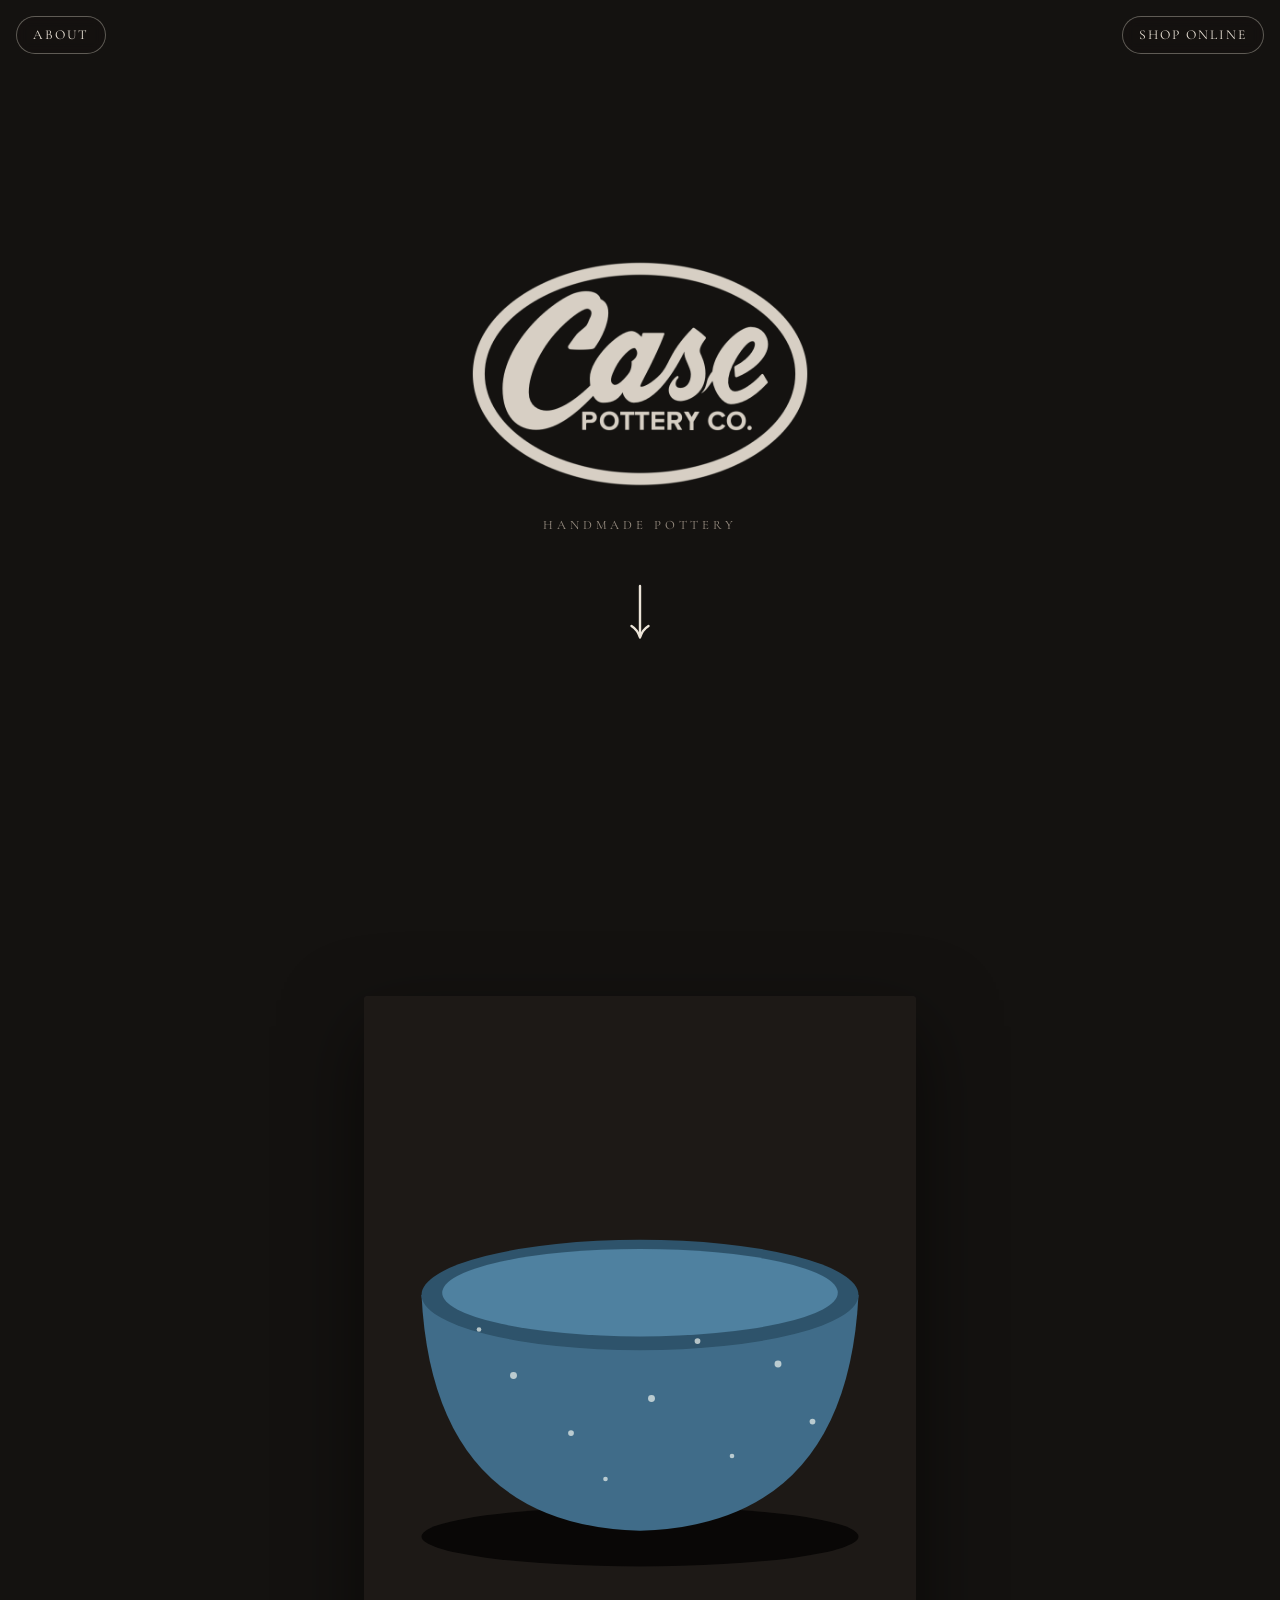
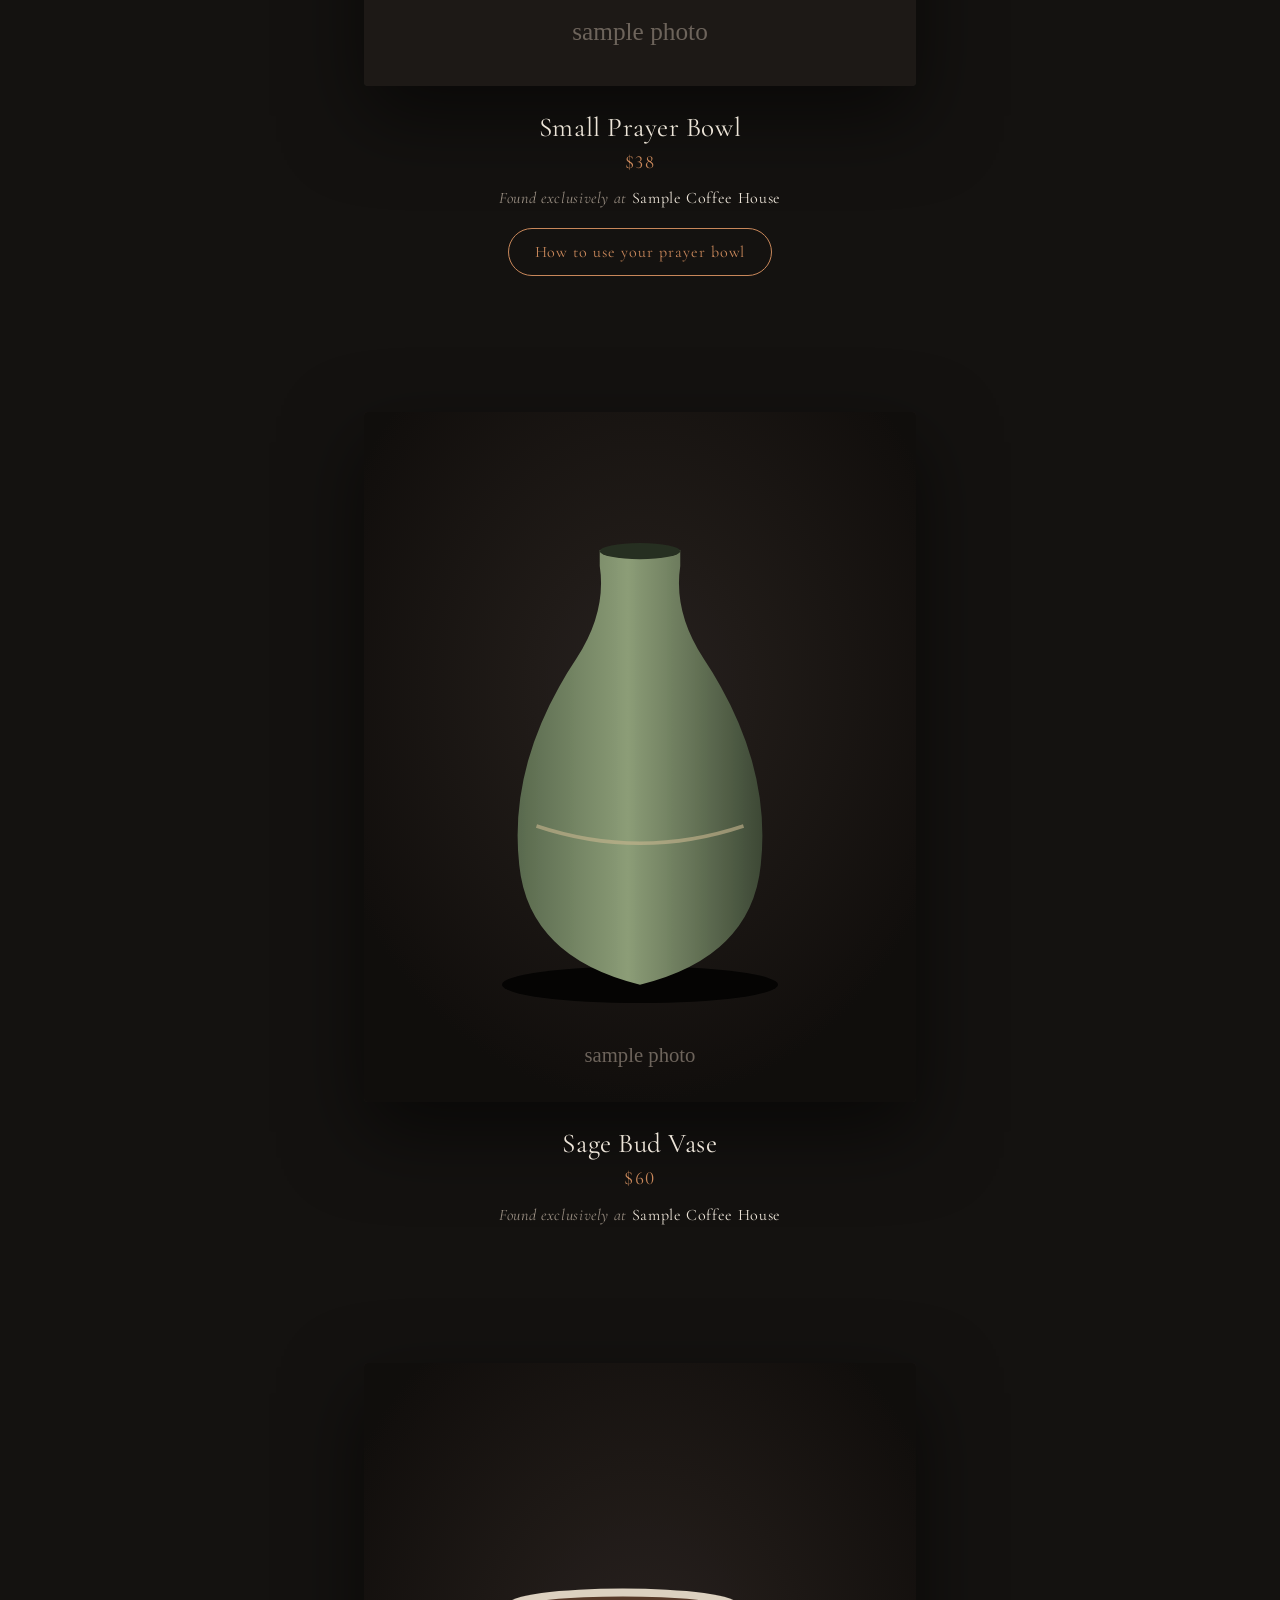
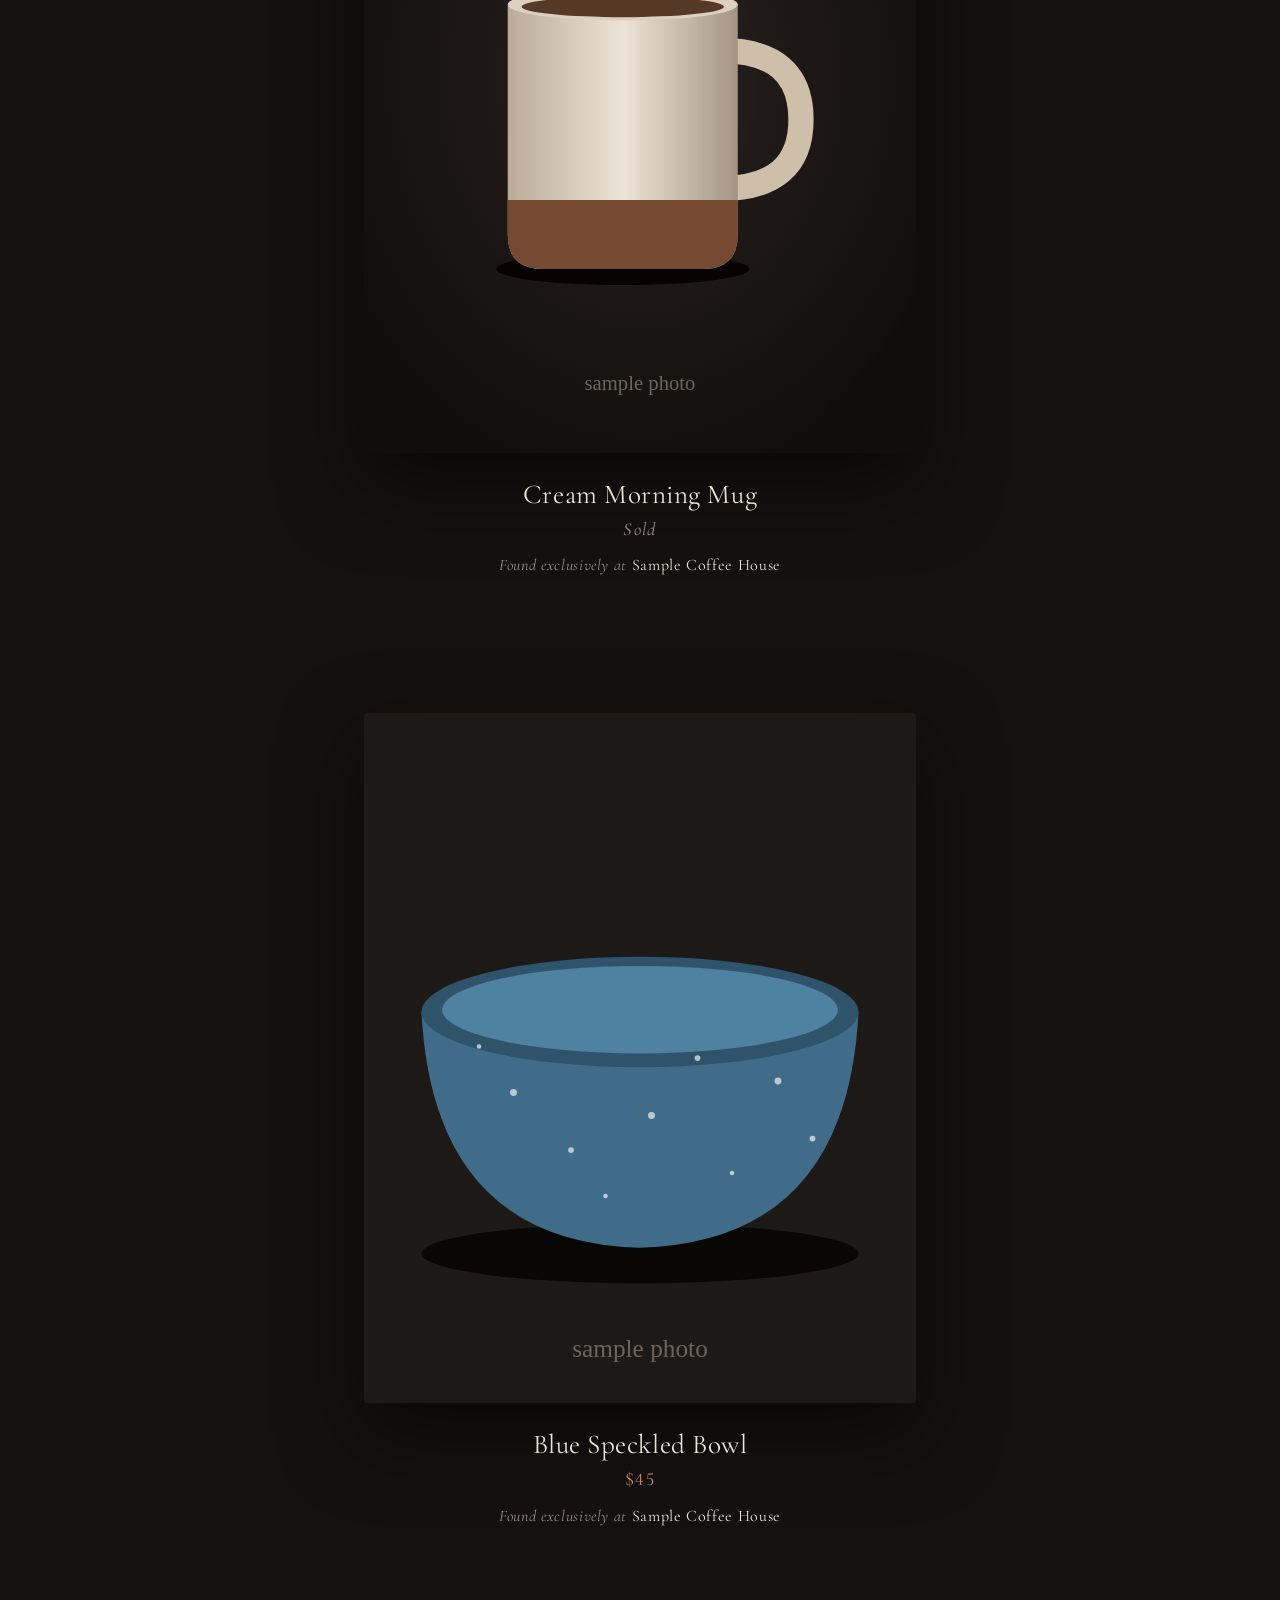
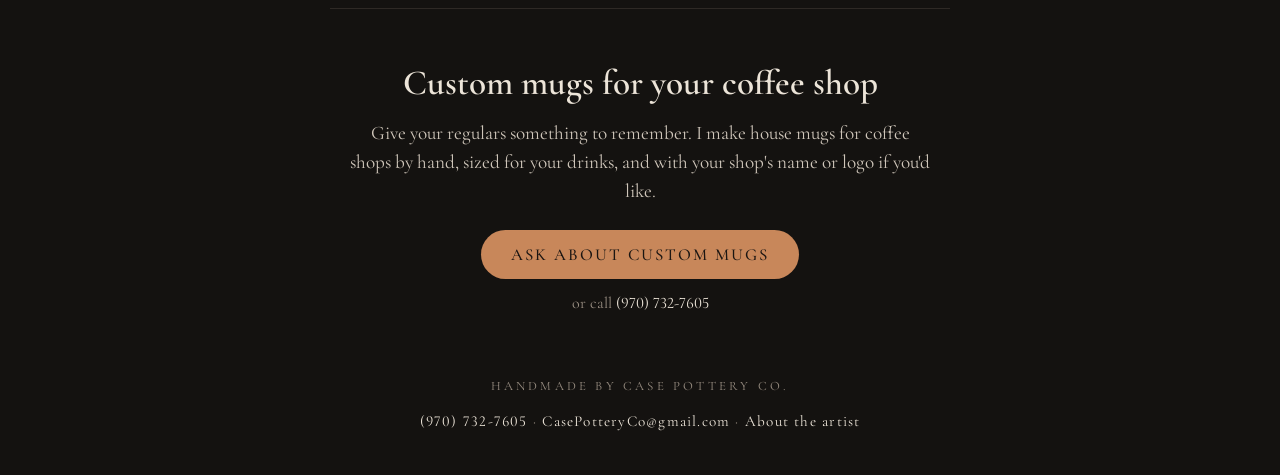
<file: index.html>
<!doctype html>
<html lang="en">
<head>
  <meta charset="utf-8">
  <meta name="viewport" content="width=device-width, initial-scale=1">
  <meta name="theme-color" content="#141210">
  <title>Case Pottery Co. | Handmade Pottery</title>
  <!-- Search and link previews -->
  <meta name="description" content="Handmade pottery by Cash Case. Bowls, vases, mugs and prayer bowls, each one made by hand, one at a time.">
  <link rel="canonical" href="https://casepotteryco.github.io/case-pottery/">
  <meta property="og:type" content="website">
  <meta property="og:site_name" content="Case Pottery Co.">
  <meta property="og:title" content="Case Pottery Co. | Handmade Pottery">
  <meta property="og:description" content="Handmade pottery by Cash Case. Bowls, vases, mugs and prayer bowls, each one made by hand, one at a time.">
  <meta property="og:url" content="https://casepotteryco.github.io/case-pottery/">
  <meta property="og:image" content="https://casepotteryco.github.io/case-pottery/images/share.jpg">
  <meta property="og:image:width" content="1200">
  <meta property="og:image:height" content="630">
  <meta name="twitter:card" content="summary_large_image">
  <link rel="icon" href="images/logo-light.png">
  <!-- /previews -->
    <link rel="preconnect" href="https://fonts.googleapis.com">
  <link rel="preconnect" href="https://fonts.gstatic.com" crossorigin>
  <link href="https://fonts.googleapis.com/css2?family=Cormorant+Garamond:ital,wght@0,400;0,500;1,400&display=swap" rel="stylesheet">
  <link rel="stylesheet" href="style.css">
</head>
<body class="home">
  <header><a href="#top" aria-label="Back to the top"><img src="images/logo-light.png" alt="Case Pottery Co."></a></header>
  <a class="nav-pill nav-left" href="about.html">About</a>
  <a class="nav-pill" href="shop.html">Shop online</a>
  <section class="intro">
    <img src="images/logo-light.png" alt="Case Pottery Co.">
    <p>Handmade pottery</p>
    <a class="scroll-hint" href="#content" aria-label="See the pottery">&#8595;</a>
  </section>
  <main id="content"></main>
  <!-- Custom mugs for coffee shops. Edit the words below to change it. -->
  <section class="custom-mugs">
    <h2>Custom mugs for your coffee shop</h2>
    <p>Give your regulars something to remember. I make house mugs for coffee shops by hand, sized for your drinks, and with your shop's name or logo if you'd like.</p>
    <a class="buy" href="mailto:CasePotteryCo@gmail.com?subject=Custom%20mugs%20for%20my%20coffee%20shop">Ask about custom mugs</a>
    <p class="custom-call">or call <a href="tel:+19707327605">(970) 732-7605</a></p>
  </section>
  <footer>Handmade by Case Pottery Co.<span class="contact-line"><a href="tel:+19707327605">(970) 732-7605</a> &middot; <a href="mailto:CasePotteryCo@gmail.com">CasePotteryCo@gmail.com</a> &middot; <a href="about.html">About the artist</a></span></footer>
  <script src="pieces.js"></script>
  <script src="site.js"></script>
  <script>
    renderGallery(document.getElementById("content"));
    // Small logo at the top appears once the big one scrolls away.
    const showBar = () => document.body.classList.toggle("scrolled", scrollY > innerHeight * 0.6);
    addEventListener("scroll", showBar, { passive: true }); showBar();
  </script>
  <script src="signup.js"></script>
</body>
</html>
</file>
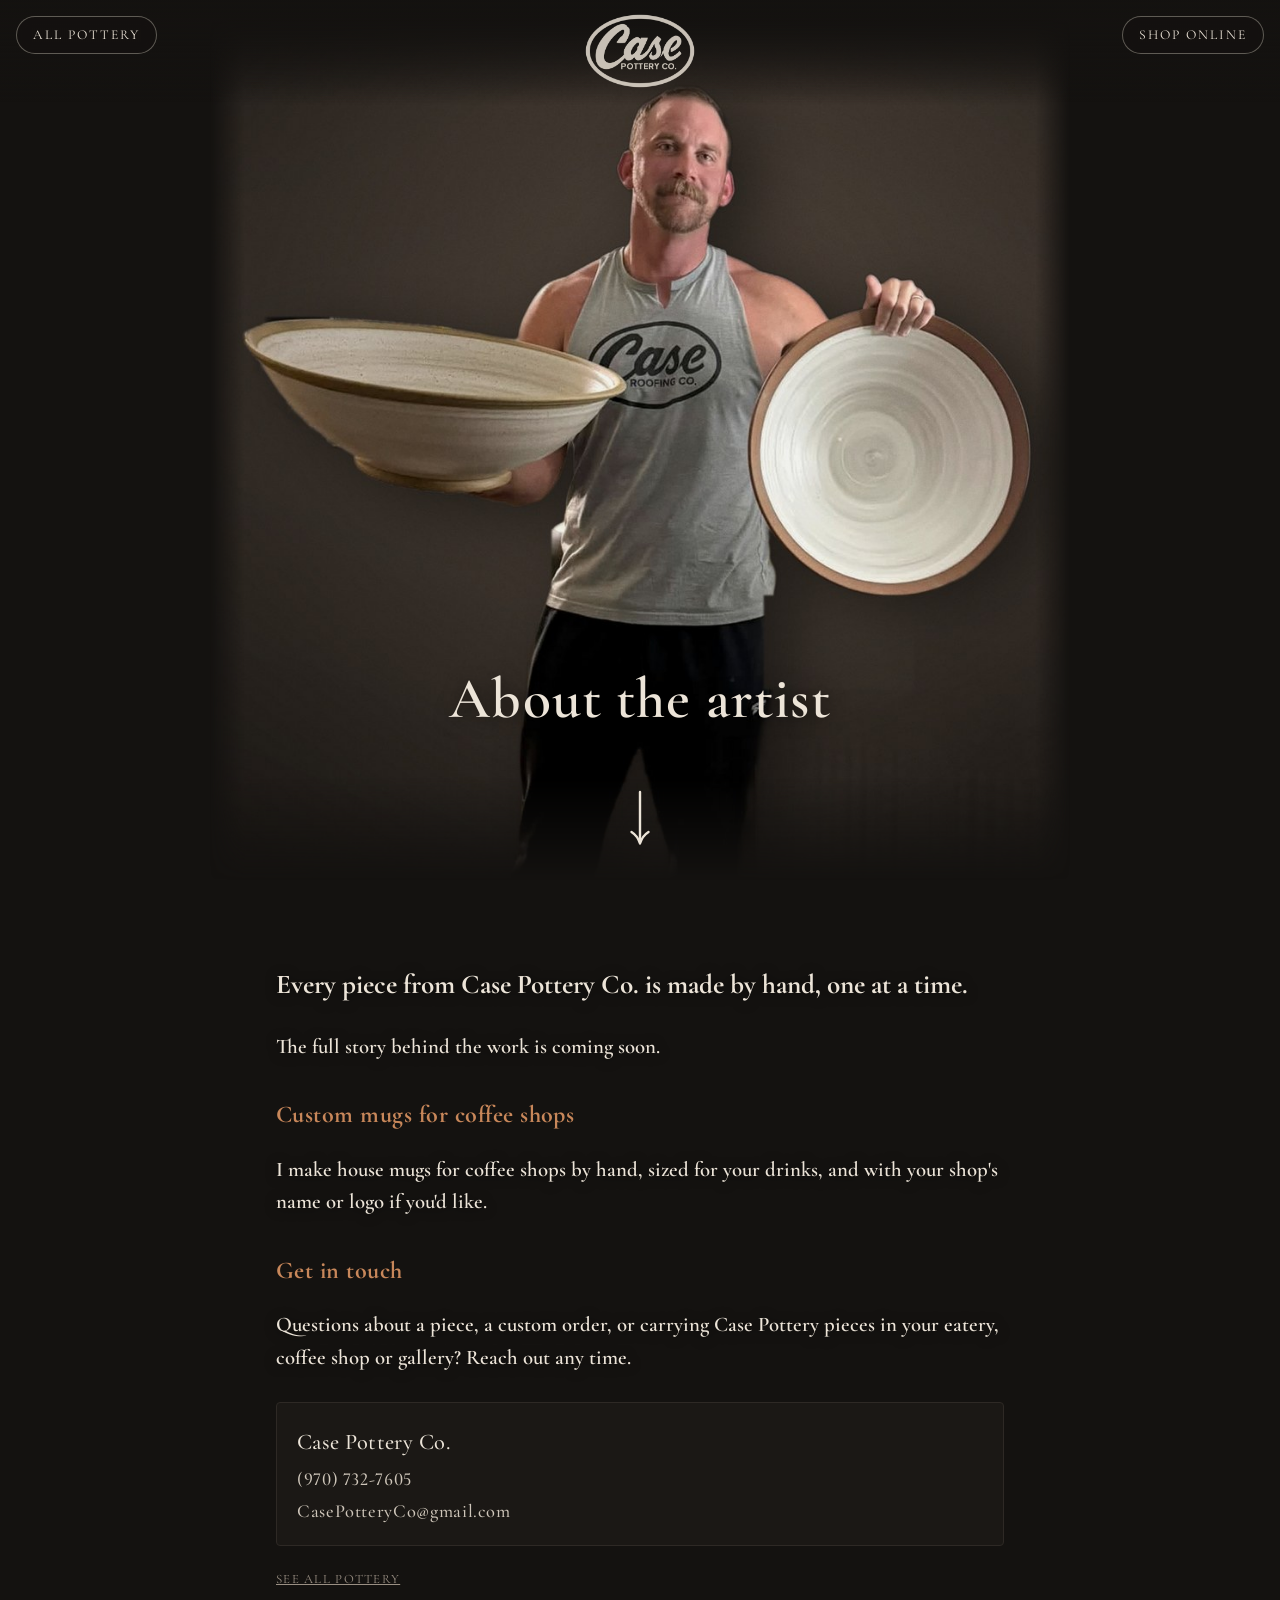
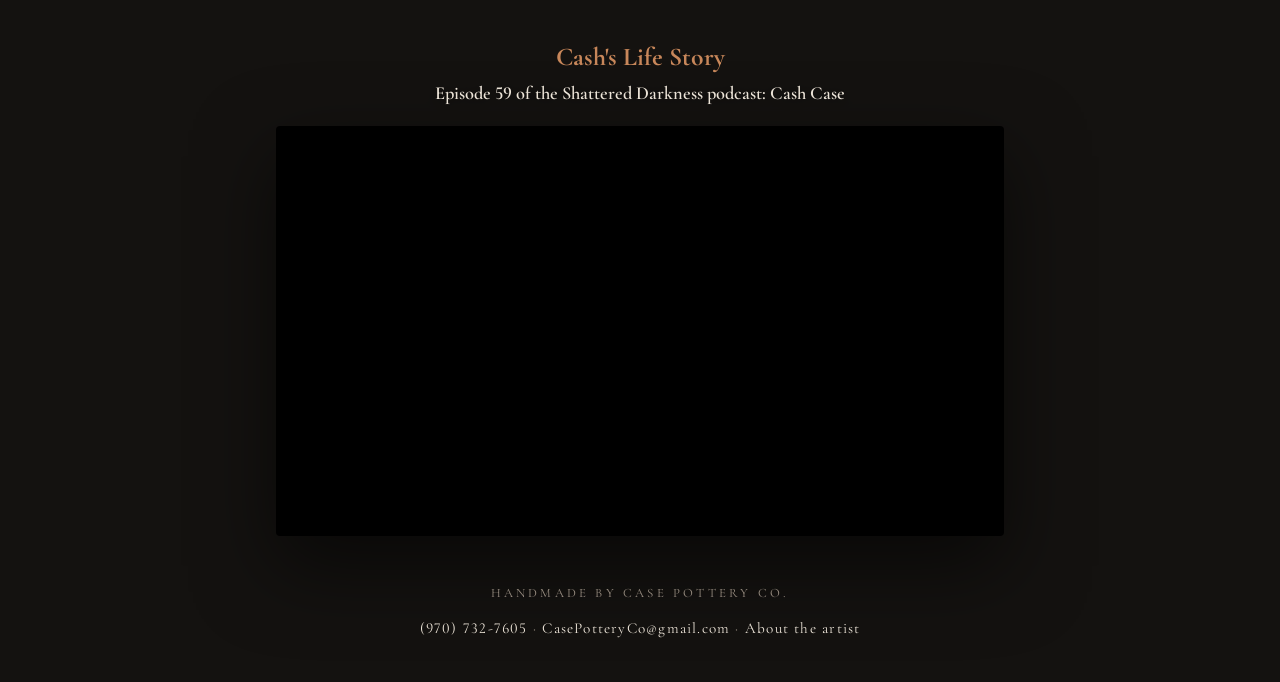
<file: about.html>
<!doctype html>
<html lang="en">
<head>
  <meta charset="utf-8">
  <meta name="viewport" content="width=device-width, initial-scale=1">
  <meta name="theme-color" content="#141210">
  <title>About the Artist | Case Pottery Co.</title>
  <!-- Search and link previews -->
  <meta name="description" content="Meet Cash Case, the potter behind Case Pottery Co. Hear the story, watch the podcast episode, and get in touch about pieces or custom orders.">
  <link rel="canonical" href="https://casepotteryco.github.io/case-pottery/about.html">
  <meta property="og:type" content="website">
  <meta property="og:site_name" content="Case Pottery Co.">
  <meta property="og:title" content="About the Artist | Case Pottery Co.">
  <meta property="og:description" content="Meet Cash Case, the potter behind Case Pottery Co. Hear the story, watch the podcast episode, and get in touch about pieces or custom orders.">
  <meta property="og:url" content="https://casepotteryco.github.io/case-pottery/about.html">
  <meta property="og:image" content="https://casepotteryco.github.io/case-pottery/images/share-artist.jpg">
  <meta property="og:image:width" content="1200">
  <meta property="og:image:height" content="630">
  <meta name="twitter:card" content="summary_large_image">
  <link rel="icon" href="images/logo-light.png">
  <!-- /previews -->
    <link rel="preconnect" href="https://fonts.googleapis.com">
  <link rel="preconnect" href="https://fonts.gstatic.com" crossorigin>
  <link href="https://fonts.googleapis.com/css2?family=Cormorant+Garamond:ital,wght@0,400;0,500;0,600;0,700;1,400&display=swap" rel="stylesheet">
  <link rel="stylesheet" href="style.css">
</head>
<body class="about-page">
  <header><a href="index.html"><img src="images/logo-light.png" alt="Case Pottery Co."></a></header>
  <a class="nav-pill nav-left" href="index.html">All pottery</a>
  <a class="nav-pill" href="shop.html">Shop online</a>

  <!-- The artist's story. Edit the words below to change the page. -->
  <!-- Artist photo: sharp when the page opens, then blurs and fades behind the bio as you scroll -->
  <div class="bio-photo" id="bioPhoto"><img src="images/artist.jpg" alt="The artist holding two large handmade bowls"></div>

  <section class="bio-opening">
    <h1>About the artist</h1>
    <a class="scroll-hint" href="#bio" aria-label="Read the story">&#8595;</a>
  </section>

  <main class="piece guide about" id="bio">
    <p class="lead">Every piece from Case Pottery Co. is made by hand, one at a time.</p>
    <p>The full story behind the work is coming soon.</p>

    <h2>Custom mugs for coffee shops</h2>
    <p>I make house mugs for coffee shops by hand, sized for your drinks, and with your shop's name or logo if you'd like.</p>

    <h2 id="contact">Get in touch</h2>
    <p>Questions about a piece, a custom order, or carrying Case Pottery pieces in your eatery, coffee shop or gallery? Reach out any time.</p>
    <div class="shop shop-full contact">
      <strong>Case Pottery Co.</strong>
      <a href="tel:+19707327605">(970) 732-7605</a>
      <a href="mailto:CasePotteryCo@gmail.com">CasePotteryCo@gmail.com</a>
    </div>

    <a class="back" href="index.html">See all pottery</a>
  </main>

  <!-- Podcast video. To change it, paste the YouTube video's ID (the part after "v=" in the link) between the quotes below. -->
  <section class="podcast" id="podcast" data-video="JT8KtvxeNyM" hidden>
    <h2>Cash's Life Story</h2>
    <p>Episode 59 of the Shattered Darkness podcast: Cash Case</p>
    <div class="video"></div>
  </section>

  <script>
    // Blur and dim the photo as the reader scrolls into the bio.
    (function () {
      const photo = document.getElementById("bioPhoto");
      function update() {
        const p = Math.min(1, Math.max(0, scrollY / (innerHeight * 0.7)));
        photo.style.filter = "blur(" + (p * 14).toFixed(1) + "px) brightness(" + (1 - p * 0.72).toFixed(2) + ")";
        photo.style.transform = "scale(" + (1 + p * 0.06).toFixed(3) + ")";
      }
      addEventListener("scroll", update, { passive: true });
      update();
    })();

    // Show the podcast video once a YouTube ID is filled in above.
    (function () {
      const box = document.getElementById("podcast"), id = box.dataset.video.trim();
      if (!id) return;
      box.querySelector(".video").innerHTML = '<iframe src="https://www.youtube-nocookie.com/embed/' + encodeURIComponent(id) +
        '" title="Shattered Darkness podcast, episode 59: Cash Case" loading="lazy" allow="accelerometer; encrypted-media; gyroscope; picture-in-picture" allowfullscreen></iframe>';
      box.hidden = false;
    })();
  </script>
  <footer>Handmade by Case Pottery Co.<span class="contact-line"><a href="tel:+19707327605">(970) 732-7605</a> &middot; <a href="mailto:CasePotteryCo@gmail.com">CasePotteryCo@gmail.com</a> &middot; <a href="about.html">About the artist</a></span></footer>
  <script src="signup.js"></script>
</body>
</html>
</file>
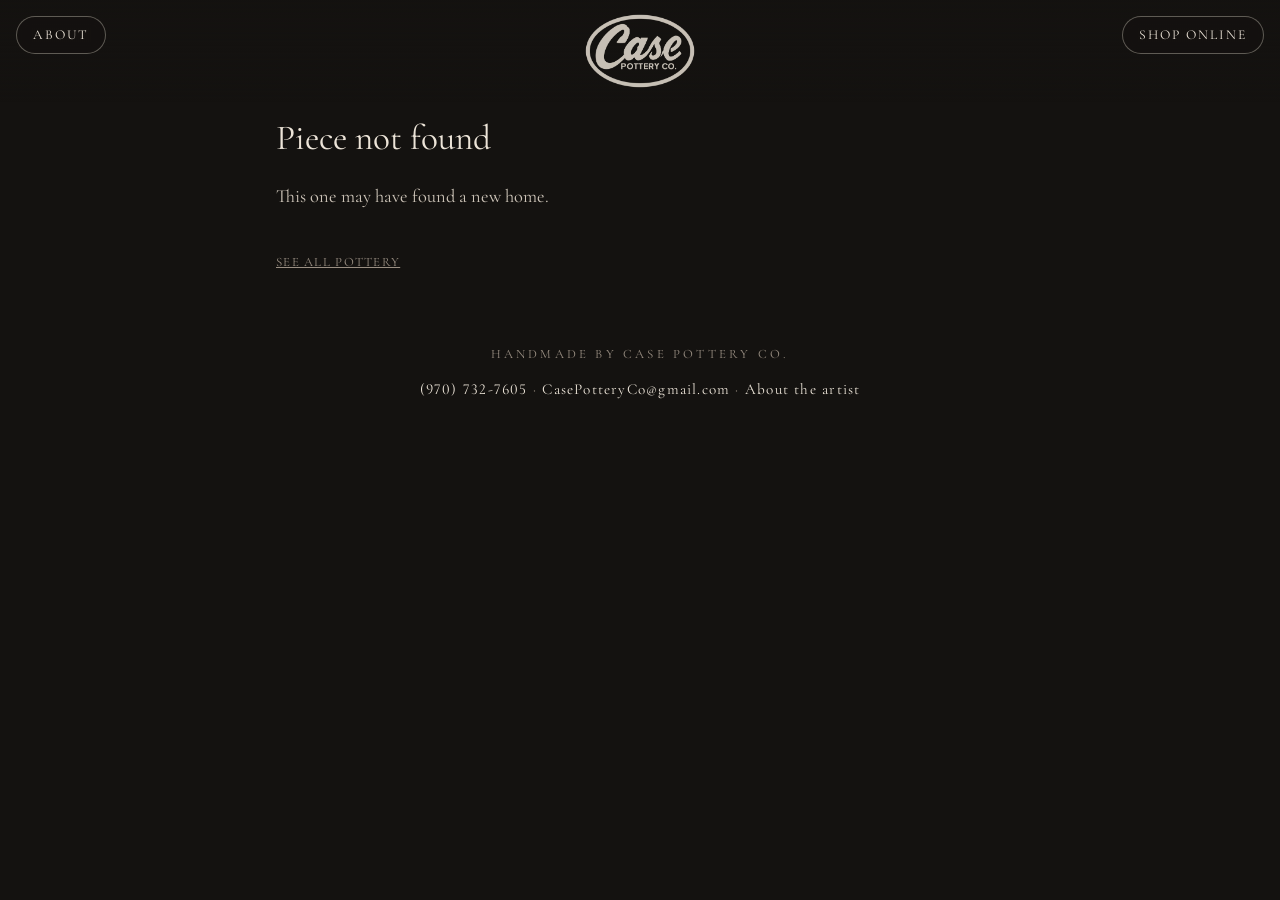
<file: piece.html>
<!doctype html>
<html lang="en">
<head>
  <meta charset="utf-8">
  <meta name="viewport" content="width=device-width, initial-scale=1">
  <meta name="theme-color" content="#141210">
  <title>Handmade Pottery | Case Pottery Co.</title>
  <!-- Search and link previews -->
  <meta name="description" content="A handmade piece from Case Pottery Co., made by hand one at a time.">
  <link rel="canonical" href="https://casepotteryco.github.io/case-pottery/piece.html">
  <meta property="og:type" content="website">
  <meta property="og:site_name" content="Case Pottery Co.">
  <meta property="og:title" content="Handmade Pottery | Case Pottery Co.">
  <meta property="og:description" content="A handmade piece from Case Pottery Co., made by hand one at a time.">
  <meta property="og:url" content="https://casepotteryco.github.io/case-pottery/piece.html">
  <meta property="og:image" content="https://casepotteryco.github.io/case-pottery/images/share.jpg">
  <meta property="og:image:width" content="1200">
  <meta property="og:image:height" content="630">
  <meta name="twitter:card" content="summary_large_image">
  <link rel="icon" href="images/logo-light.png">
  <!-- /previews -->
    <link rel="preconnect" href="https://fonts.googleapis.com">
  <link rel="preconnect" href="https://fonts.gstatic.com" crossorigin>
  <link href="https://fonts.googleapis.com/css2?family=Cormorant+Garamond:ital,wght@0,400;0,500;1,400&display=swap" rel="stylesheet">
  <link rel="stylesheet" href="style.css">
</head>
<body>
  <header><a href="index.html"><img src="images/logo-light.png" alt="Case Pottery Co."></a></header>
  <a class="nav-pill nav-left" href="about.html">About</a>
  <a class="nav-pill" href="shop.html">Shop online</a>
  <main id="content"></main>
  <footer>Handmade by Case Pottery Co.<span class="contact-line"><a href="tel:+19707327605">(970) 732-7605</a> &middot; <a href="mailto:CasePotteryCo@gmail.com">CasePotteryCo@gmail.com</a> &middot; <a href="about.html">About the artist</a></span></footer>
  <script src="pieces.js"></script>
  <script src="site.js"></script>
  <script>renderPiece(document.getElementById("content"));</script>
  <script src="signup.js"></script>
</body>
</html>
</file>
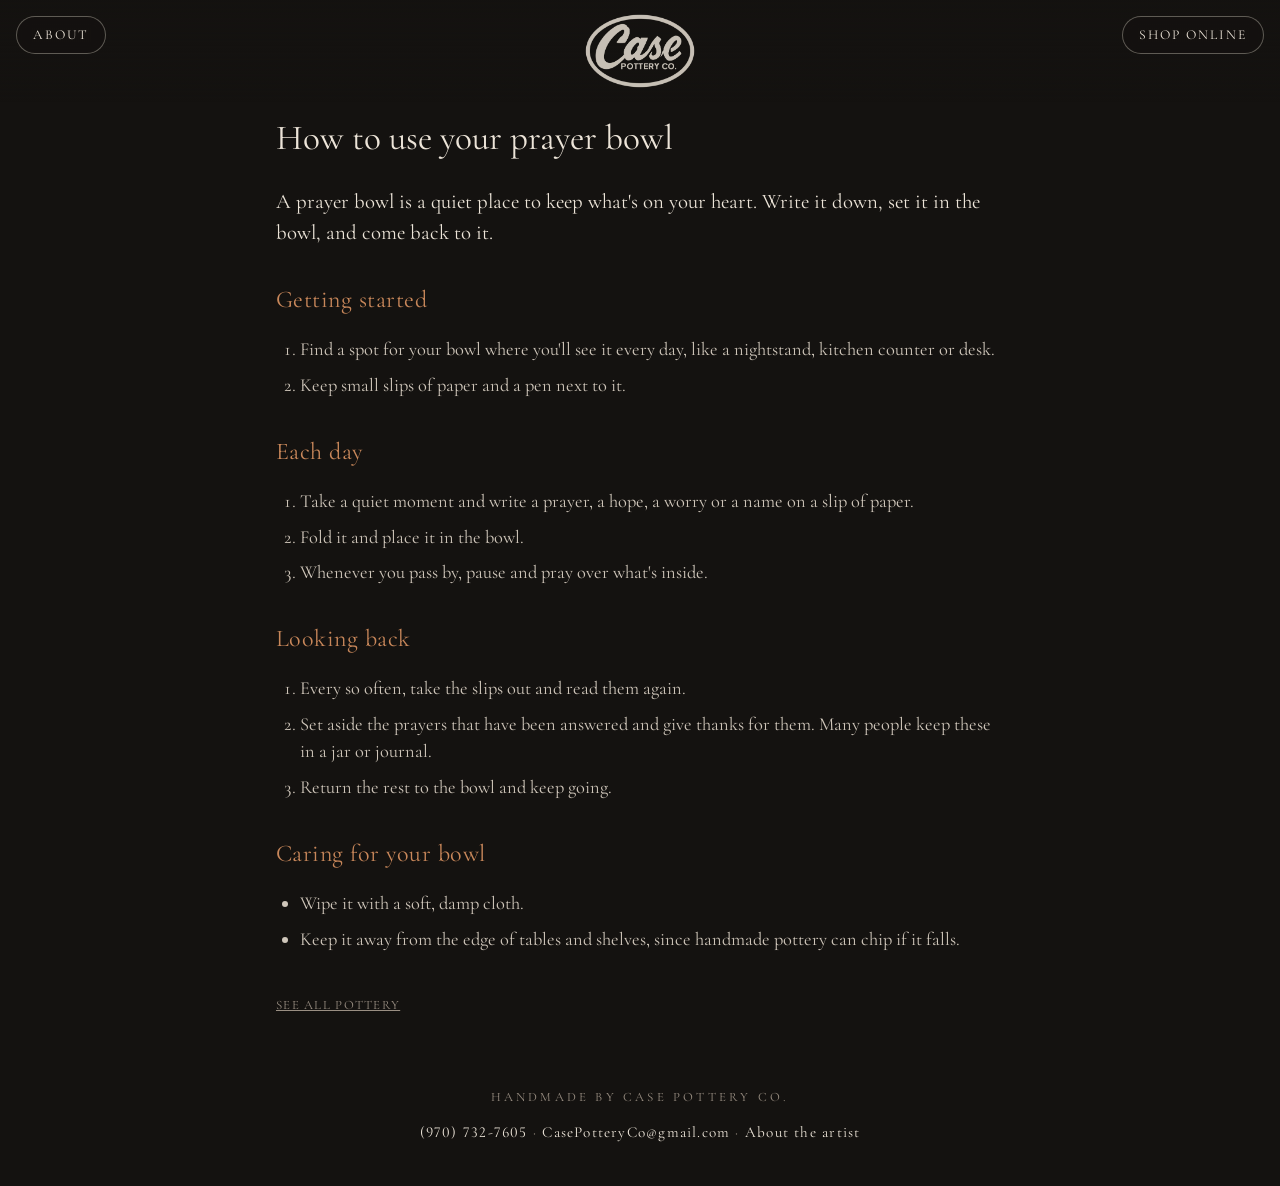
<file: prayer-bowl.html>
<!doctype html>
<html lang="en">
<head>
  <meta charset="utf-8">
  <meta name="viewport" content="width=device-width, initial-scale=1">
  <meta name="theme-color" content="#141210">
  <title>How to Use Your Prayer Bowl | Case Pottery Co.</title>
  <!-- Search and link previews -->
  <meta name="description" content="A simple guide to using your handmade prayer bowl from Case Pottery Co.: write it down, set it in the bowl, and come back to it.">
  <link rel="canonical" href="https://casepotteryco.github.io/case-pottery/prayer-bowl.html">
  <meta property="og:type" content="website">
  <meta property="og:site_name" content="Case Pottery Co.">
  <meta property="og:title" content="How to Use Your Prayer Bowl | Case Pottery Co.">
  <meta property="og:description" content="A simple guide to using your handmade prayer bowl from Case Pottery Co.: write it down, set it in the bowl, and come back to it.">
  <meta property="og:url" content="https://casepotteryco.github.io/case-pottery/prayer-bowl.html">
  <meta property="og:image" content="https://casepotteryco.github.io/case-pottery/images/share.jpg">
  <meta property="og:image:width" content="1200">
  <meta property="og:image:height" content="630">
  <meta name="twitter:card" content="summary_large_image">
  <link rel="icon" href="images/logo-light.png">
  <!-- /previews -->
    <link rel="preconnect" href="https://fonts.googleapis.com">
  <link rel="preconnect" href="https://fonts.gstatic.com" crossorigin>
  <link href="https://fonts.googleapis.com/css2?family=Cormorant+Garamond:ital,wght@0,400;0,500;1,400&display=swap" rel="stylesheet">
  <link rel="stylesheet" href="style.css">
</head>
<body>
  <header><a href="index.html"><img src="images/logo-light.png" alt="Case Pottery Co."></a></header>
  <a class="nav-pill nav-left" href="about.html">About</a>
  <a class="nav-pill" href="shop.html">Shop online</a>

  <!-- The instructions. Edit the words below to change what customers see. -->
  <main class="piece guide">
    <h1>How to use your prayer bowl</h1>
    <p class="lead">A prayer bowl is a quiet place to keep what's on your heart. Write it down, set it in the bowl, and come back to it.</p>

    <h2>Getting started</h2>
    <ol>
      <li>Find a spot for your bowl where you'll see it every day, like a nightstand, kitchen counter or desk.</li>
      <li>Keep small slips of paper and a pen next to it.</li>
    </ol>

    <h2>Each day</h2>
    <ol>
      <li>Take a quiet moment and write a prayer, a hope, a worry or a name on a slip of paper.</li>
      <li>Fold it and place it in the bowl.</li>
      <li>Whenever you pass by, pause and pray over what's inside.</li>
    </ol>

    <h2>Looking back</h2>
    <ol>
      <li>Every so often, take the slips out and read them again.</li>
      <li>Set aside the prayers that have been answered and give thanks for them. Many people keep these in a jar or journal.</li>
      <li>Return the rest to the bowl and keep going.</li>
    </ol>

    <h2>Caring for your bowl</h2>
    <ul>
      <li>Wipe it with a soft, damp cloth.</li>
      <li>Keep it away from the edge of tables and shelves, since handmade pottery can chip if it falls.</li>
    </ul>

    <a class="back" href="index.html">See all pottery</a>
  </main>

  <footer>Handmade by Case Pottery Co.<span class="contact-line"><a href="tel:+19707327605">(970) 732-7605</a> &middot; <a href="mailto:CasePotteryCo@gmail.com">CasePotteryCo@gmail.com</a> &middot; <a href="about.html">About the artist</a></span></footer>
  <script src="signup.js"></script>
</body>
</html>
</file>
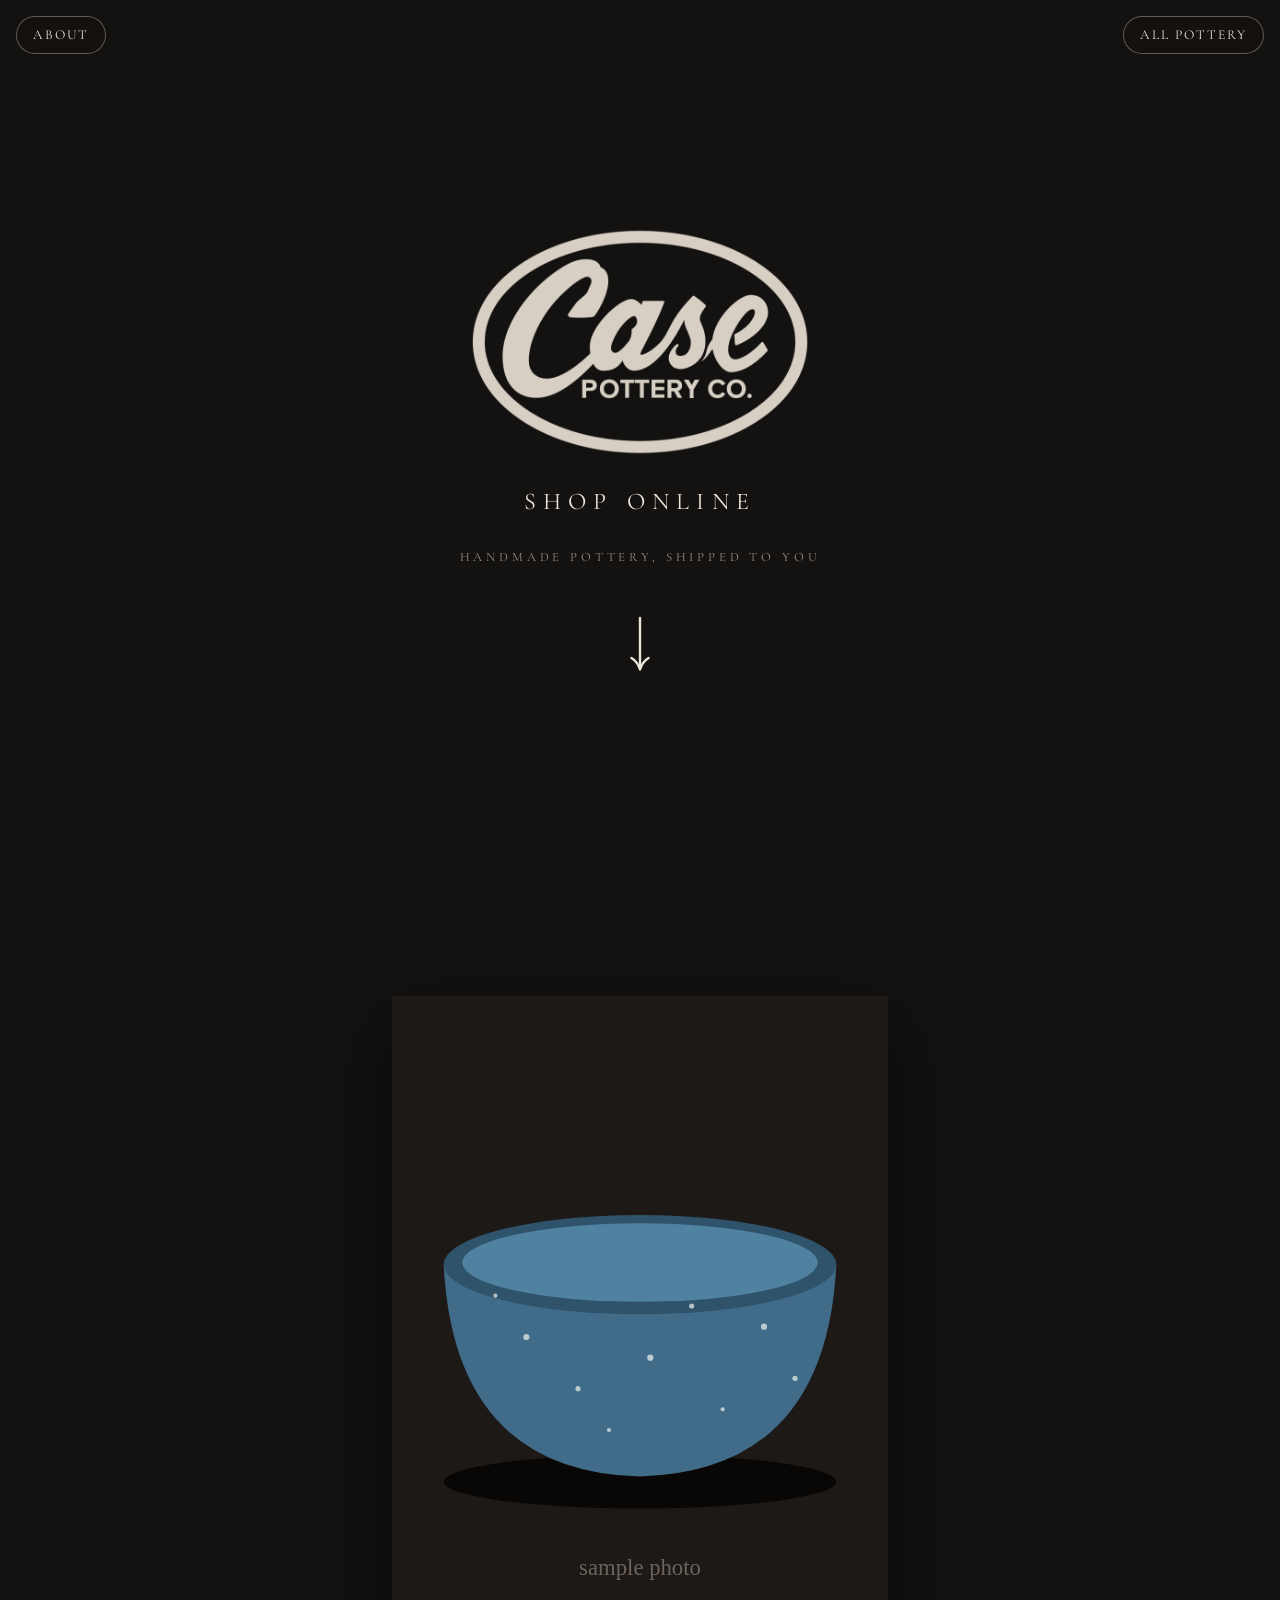
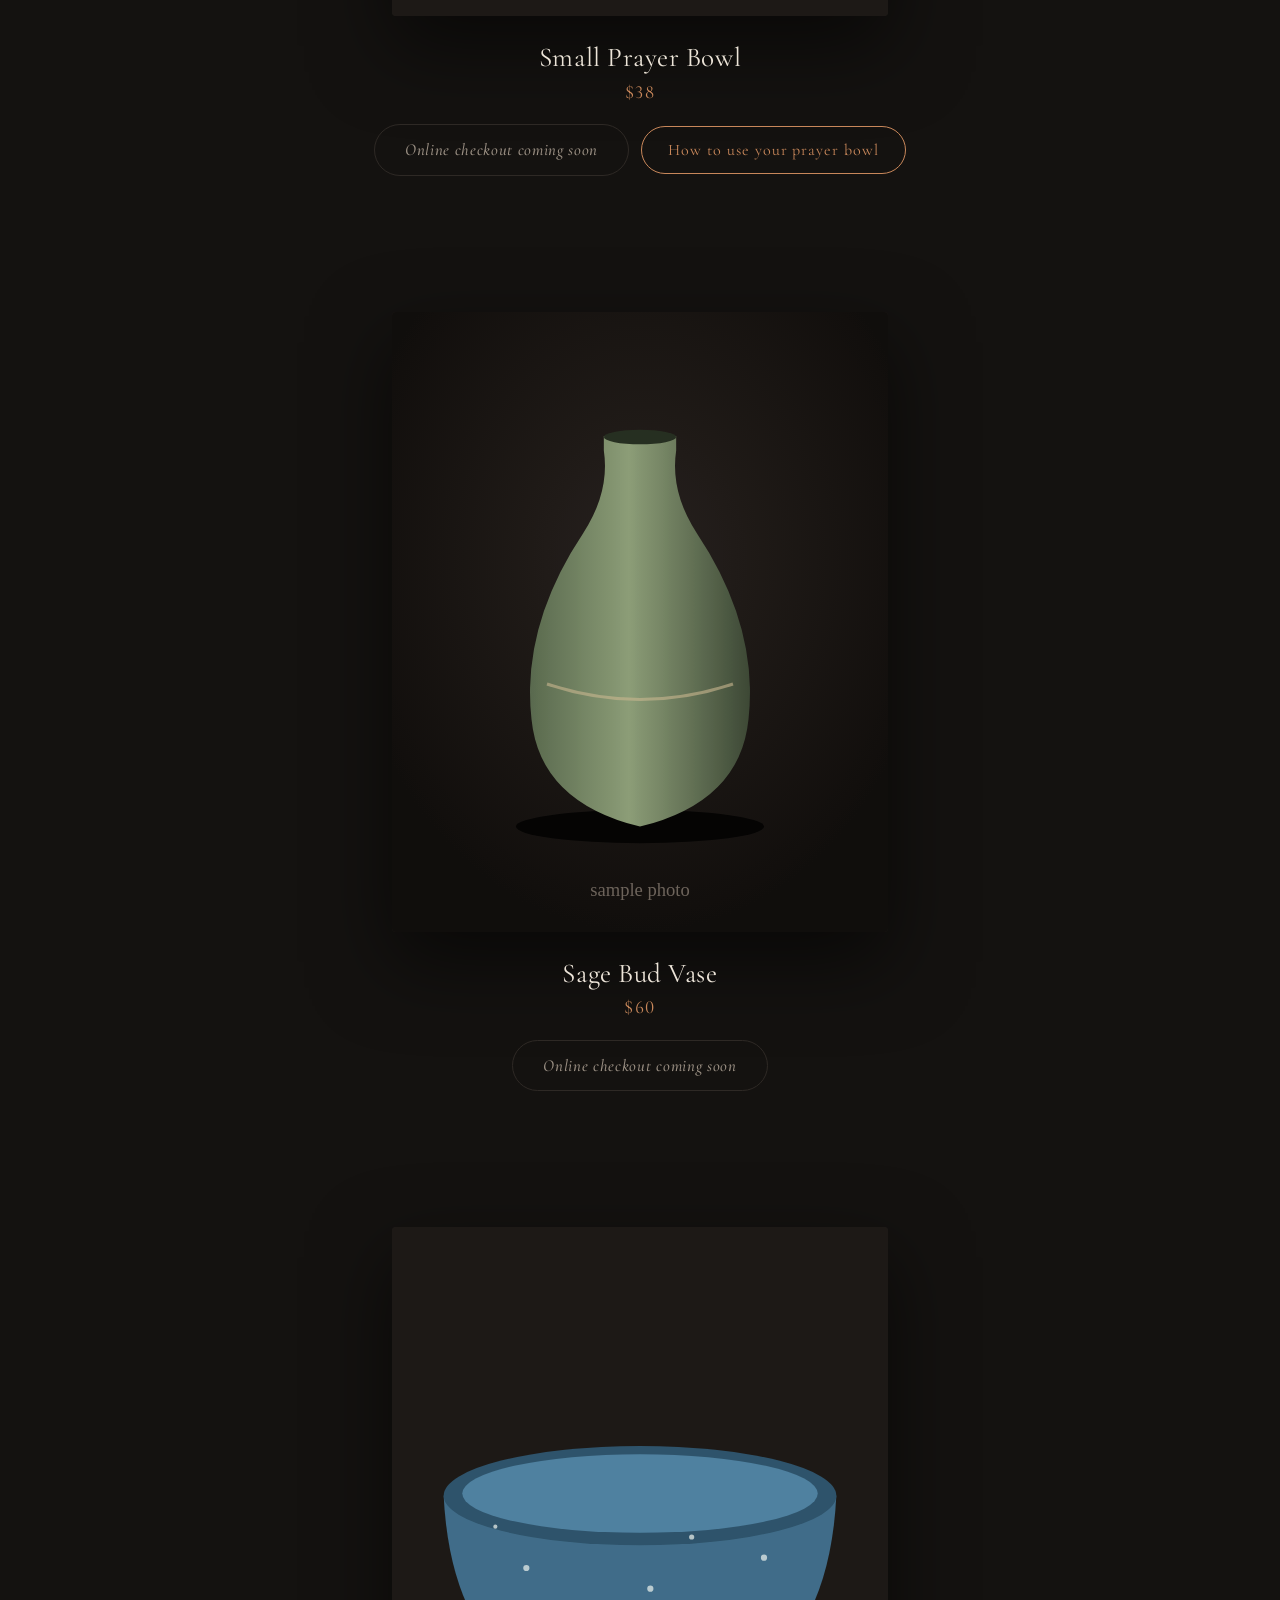
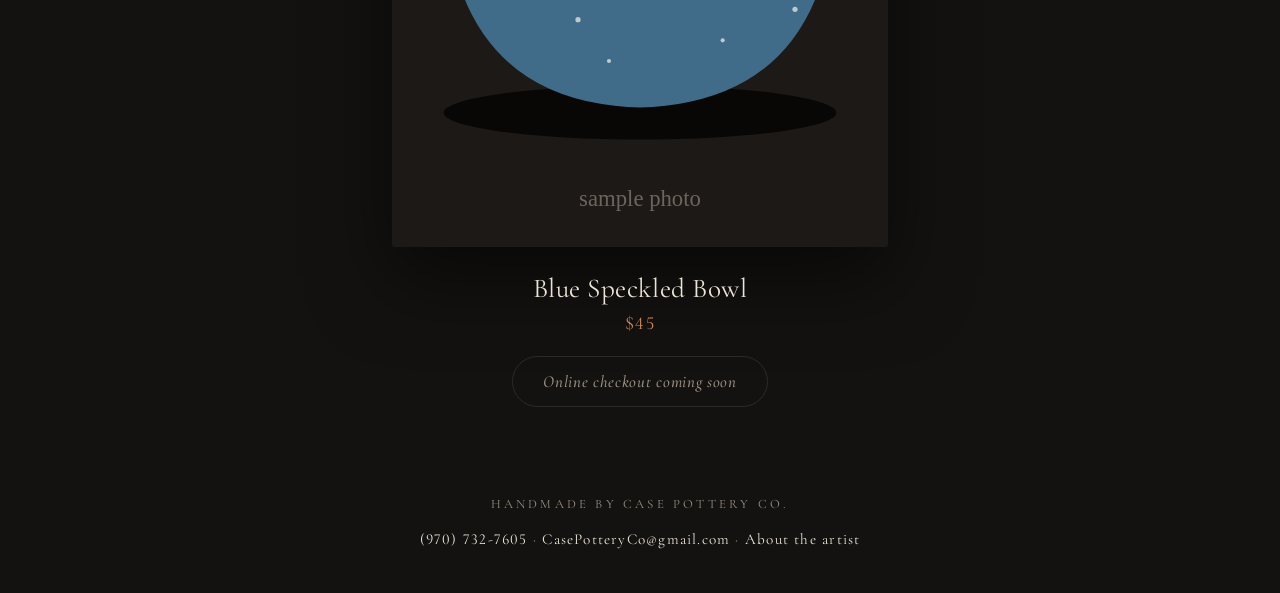
<file: shop.html>
<!doctype html>
<html lang="en">
<head>
  <meta charset="utf-8">
  <meta name="viewport" content="width=device-width, initial-scale=1">
  <meta name="theme-color" content="#141210">
  <title>Shop Online | Case Pottery Co.</title>
  <!-- Search and link previews -->
  <meta name="description" content="Buy handmade pottery from Case Pottery Co. online. Bowls, vases, mugs and prayer bowls, made by hand and shipped to you.">
  <link rel="canonical" href="https://casepotteryco.github.io/case-pottery/shop.html">
  <meta property="og:type" content="website">
  <meta property="og:site_name" content="Case Pottery Co.">
  <meta property="og:title" content="Shop Online | Case Pottery Co.">
  <meta property="og:description" content="Buy handmade pottery from Case Pottery Co. online. Bowls, vases, mugs and prayer bowls, made by hand and shipped to you.">
  <meta property="og:url" content="https://casepotteryco.github.io/case-pottery/shop.html">
  <meta property="og:image" content="https://casepotteryco.github.io/case-pottery/images/share.jpg">
  <meta property="og:image:width" content="1200">
  <meta property="og:image:height" content="630">
  <meta name="twitter:card" content="summary_large_image">
  <link rel="icon" href="images/logo-light.png">
  <!-- /previews -->
    <link rel="preconnect" href="https://fonts.googleapis.com">
  <link rel="preconnect" href="https://fonts.gstatic.com" crossorigin>
  <link href="https://fonts.googleapis.com/css2?family=Cormorant+Garamond:ital,wght@0,400;0,500;1,400&display=swap" rel="stylesheet">
  <link rel="stylesheet" href="style.css">
</head>
<body class="home shop-page">
  <header><a href="index.html"><img src="images/logo-light.png" alt="Case Pottery Co."></a></header>
  <a class="nav-pill nav-left" href="about.html">About</a>
  <a class="nav-pill" href="index.html">All pottery</a>
  <section class="intro">
    <img src="images/logo-light.png" alt="Case Pottery Co.">
    <h1>Shop online</h1>
    <p>Handmade pottery, shipped to you</p>
    <a class="scroll-hint" href="#content" aria-label="See pieces for sale">&#8595;</a>
  </section>
  <main id="content"></main>
  <footer>Handmade by Case Pottery Co.<span class="contact-line"><a href="tel:+19707327605">(970) 732-7605</a> &middot; <a href="mailto:CasePotteryCo@gmail.com">CasePotteryCo@gmail.com</a> &middot; <a href="about.html">About the artist</a></span></footer>
  <script src="pieces.js"></script>
  <script src="site.js"></script>
  <script>
    renderGallery(document.getElementById("content"), true);
    // Small logo at the top appears once the big one scrolls away.
    const showBar = () => document.body.classList.toggle("scrolled", scrollY > innerHeight * 0.6);
    addEventListener("scroll", showBar, { passive: true }); showBar();
  </script>
  <script src="signup.js"></script>
</body>
</html>
</file>
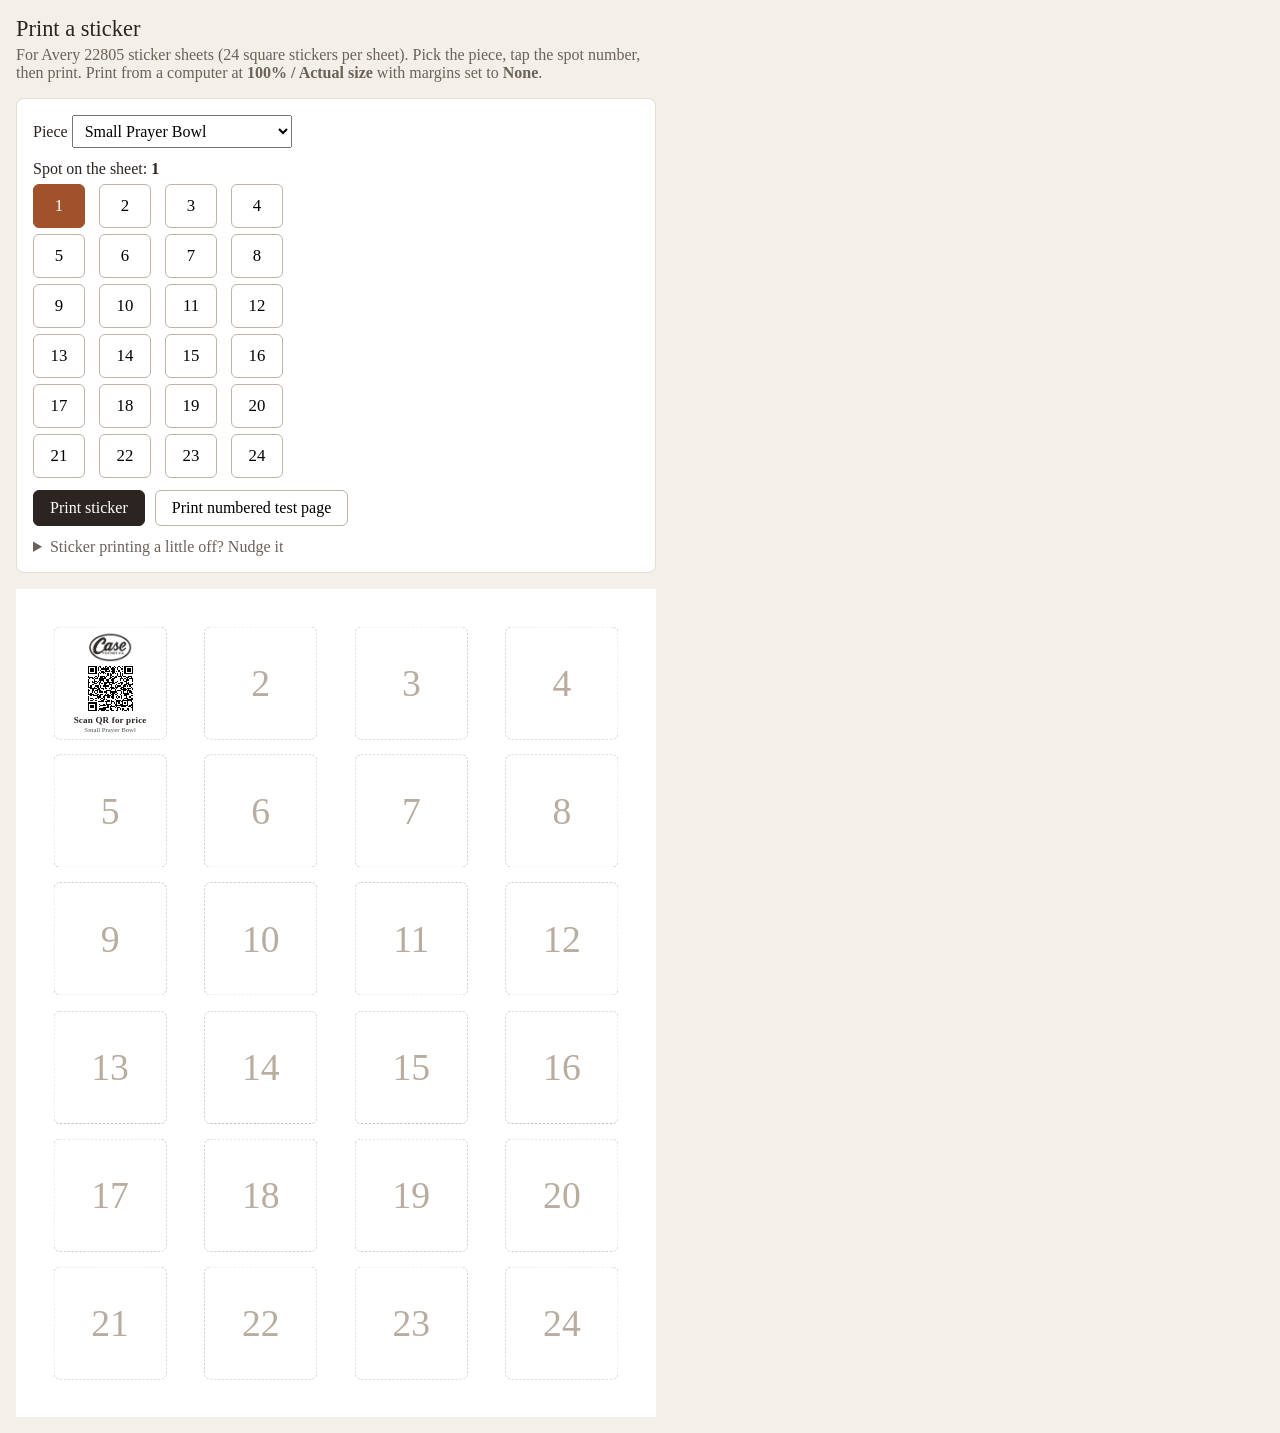
<file: stickers.html>
<!doctype html>
<html lang="en">
<head>
  <meta charset="utf-8">
  <meta name="viewport" content="width=device-width, initial-scale=1">
  <title>QR Stickers</title>
  <style>
    /* Made for Avery 22805 sheets: 1.5 inch square labels, 4 across, 6 down, letter paper.
       Label 1 is top left, numbers go left to right, then down. */
    :root {
      --label: 1.5in;
      --left: 0.5in;   --top: 0.5in;     /* space before the first label */
      --across: 2in;   --down: 1.7in;    /* distance from one label to the next */
    }
    @page { size: letter; margin: 0; }
    * { box-sizing: border-box; }
    body { font-family: Georgia, serif; margin: 0; padding: 16px; color: #2b2420; background: #f3efe9; }
    h1 { font-weight: normal; font-size: 1.4rem; margin: 0 0 4px; }
    .hint { color: #6b625a; margin: 0 0 16px; max-width: 640px; }
    .panel { background: #fff; border: 1px solid #e3ddd4; border-radius: 8px; padding: 16px; max-width: 640px; margin-bottom: 16px; }
    .row { display: flex; flex-wrap: wrap; gap: 10px; align-items: center; margin-bottom: 12px; }
    select, input, button { font: inherit; }
    select { padding: 6px 8px; min-width: 220px; }
    button { padding: 8px 16px; cursor: pointer; border-radius: 6px; border: 1px solid #bdb3a7; background: #fff; }
    button.main { background: #2b2420; color: #fff; border-color: #2b2420; }
    .map { display: grid; grid-template-columns: repeat(4, 52px); gap: 6px 14px; margin: 6px 0 12px; }
    .map button { width: 52px; height: 44px; padding: 0; font-size: 1.05rem; }
    .map button.on { background: #a0522d; color: #fff; border-color: #a0522d; }
    details { margin-top: 8px; color: #6b625a; }
    details input { width: 5em; }

    /* The printed page, drawn to real size */
    .preview-wrap { overflow: hidden; max-width: 640px; }
    .page {
      position: relative; width: 8.5in; height: 11in; background: #fff;
      box-shadow: 0 2px 12px rgba(0,0,0,0.15); transform-origin: top left;
    }
    .spot {
      position: absolute; width: var(--label); height: var(--label);
      display: flex; flex-direction: column; align-items: center; justify-content: center;
      text-align: center; overflow: hidden; padding: 0.08in;
    }
    .spot.outline { border: 1px dashed #c9c0b5; border-radius: 0.08in; }
    .spot .num { font-size: 0.5in; color: #b8ada0; }
    .spot.test { border: 1px solid #888; }
    .spot.test .num { color: #555; }
    .sticker .logo { width: 42%; height: auto; display: block; margin-bottom: 2%; }
    .sticker svg { width: 56%; height: auto; display: block; }
    .sticker .cta { font-size: 0.12in; font-weight: bold; letter-spacing: 0.02em; line-height: 1.1; margin-top: 2%; white-space: nowrap; }
    .sticker .label { font-size: 0.09in; color: #555; line-height: 1.1; margin-top: 1%; white-space: nowrap; overflow: hidden; text-overflow: ellipsis; max-width: 100%; }

    @media print {
      body { padding: 0; background: #fff; }
      .screen-only { display: none !important; }
      .preview-wrap { max-width: none; overflow: visible; }
      .page { box-shadow: none; transform: none !important; }
      .spot.outline:not(.test) { border: none; }
    }
  </style>
</head>
<body>
  <div class="screen-only">
    <h1>Print a sticker</h1>
    <p class="hint">For Avery 22805 sticker sheets (24 square stickers per sheet). Pick the piece, tap the spot number, then print. Print from a computer at <b>100% / Actual size</b> with margins set to <b>None</b>.</p>

    <div class="panel">
      <div class="row">
        <label>Piece <select id="piece"></select></label>
      </div>
      <div>Spot on the sheet: <b id="spotLabel"></b></div>
      <div class="map" id="map"></div>
      <div class="row">
        <button class="main" id="printOne">Print sticker</button>
        <button id="printTest">Print numbered test page</button>
      </div>
      <details>
        <summary>Sticker printing a little off? Nudge it</summary>
        <p>Move everything right <input id="nudgeX" type="number" step="0.5" value="0"> mm and down <input id="nudgeY" type="number" step="0.5" value="0"> mm. Use negative numbers to go left or up. This browser remembers it.</p>
      </details>
    </div>
  </div>

  <div class="preview-wrap" id="wrap">
    <div class="page" id="page"></div>
  </div>

  <script src="pieces.js"></script>
  <script src="qrcode.js"></script>
  <script>
    const COLS = 4, ROWS = 6, SPOTS = COLS * ROWS;
    const params = new URLSearchParams(location.search);
    let spot = Math.min(SPOTS, Math.max(1, parseInt(params.get("spot"), 10) || 1));
    let testMode = false;

    function qrSvg(text) {
      const qr = qrcode(0, "M");
      qr.addData(text);
      qr.make();
      const n = qr.getModuleCount(), quiet = 2, size = n + quiet * 2;
      let path = "";
      for (let r = 0; r < n; r++)
        for (let c = 0; c < n; c++)
          if (qr.isDark(r, c)) path += "M" + (c + quiet) + " " + (r + quiet) + "h1v1h-1z";
      return '<svg xmlns="http://www.w3.org/2000/svg" viewBox="0 0 ' + size + " " + size +
        '" shape-rendering="crispEdges"><rect width="100%" height="100%" fill="#fff"/><path d="' + path + '" fill="#000"/></svg>';
    }

    function esc(t) { const d = document.createElement("div"); d.textContent = t; return d.innerHTML; }

    function load(key) { try { return localStorage.getItem(key); } catch (e) { return null; } }
    function save(key, val) { try { localStorage.setItem(key, val); } catch (e) {} }

    function stickerHtml(p) {
      const base = SITE_URL.endsWith("/") ? SITE_URL : SITE_URL + "/";
      const url = base + "piece.html?id=" + encodeURIComponent(p.id);
      return '<img class="logo" src="images/logo.png" alt="Case Pottery Co.">' + qrSvg(url) +
        '<div class="cta">Scan QR for price</div><div class="label">' + esc(p.name) + "</div>";
    }

    function draw() {
      const nx = parseFloat(document.getElementById("nudgeX").value) || 0;
      const ny = parseFloat(document.getElementById("nudgeY").value) || 0;
      const piece = PIECES.find(p => p.id === document.getElementById("piece").value);
      let html = "";
      for (let i = 1; i <= SPOTS; i++) {
        const col = (i - 1) % COLS, row = Math.floor((i - 1) / COLS);
        const pos = "left:calc(var(--left) + " + col + " * var(--across) + " + nx + "mm);" +
                    "top:calc(var(--top) + " + row + " * var(--down) + " + ny + "mm)";
        if (testMode) {
          html += '<div class="spot outline test" style="' + pos + '"><span class="num">' + i + "</span></div>";
        } else if (i === spot && piece) {
          html += '<div class="spot outline sticker" style="' + pos + '">' + stickerHtml(piece) + "</div>";
        } else {
          html += '<div class="spot outline" style="' + pos + '"><span class="num screen-only">' + i + "</span></div>";
        }
      }
      document.getElementById("page").innerHTML = html;
      document.getElementById("spotLabel").textContent = spot;
      document.querySelectorAll("#map button").forEach(b => b.classList.toggle("on", +b.textContent === spot));
      fitPreview();
    }

    // Shrink the on-screen page so it fits; printing always uses real size.
    function fitPreview() {
      const page = document.getElementById("page"), wrap = document.getElementById("wrap");
      const scale = Math.min(1, wrap.clientWidth / page.offsetWidth);
      page.style.transform = "scale(" + scale + ")";
      wrap.style.height = page.offsetHeight * scale + "px";
    }

    function printPage(test) {
      testMode = test; draw();
      window.print();
      testMode = false; draw();
    }

    // Set up the controls
    const select = document.getElementById("piece");
    select.innerHTML = PIECES.map(p => '<option value="' + esc(p.id) + '">' + esc(p.name) + "</option>").join("");
    if (params.get("id")) select.value = params.get("id");
    const map = document.getElementById("map");
    for (let i = 1; i <= SPOTS; i++) {
      const b = document.createElement("button");
      b.textContent = i;
      b.onclick = () => { spot = i; draw(); };
      map.appendChild(b);
    }
    document.getElementById("nudgeX").value = load("nudgeX") || 0;
    document.getElementById("nudgeY").value = load("nudgeY") || 0;
    ["nudgeX", "nudgeY"].forEach(id => document.getElementById(id).oninput = e => { save(id, e.target.value); draw(); });
    select.onchange = draw;
    document.getElementById("printOne").onclick = () => printPage(false);
    document.getElementById("printTest").onclick = () => printPage(true);
    addEventListener("resize", fitPreview);
    if (params.get("test")) testMode = true;
    draw();
  </script>
</body>
</html>
</file>
<file: style.css>
:root {
  --bg: #141210;
  --panel: #1d1a17;
  --text: #ece4d8;
  --muted: #9a8f83;
  --accent: #c8875a;
  --line: #2e2925;
}
* { box-sizing: border-box; }
html { scroll-behavior: smooth; }
body {
  font-variant-numeric: lining-nums;
  margin: 0;
  background: var(--bg);
  color: var(--text);
  font-family: "Cormorant Garamond", Georgia, "Times New Roman", serif;
  line-height: 1.5;
  -webkit-font-smoothing: antialiased;
}
a { color: inherit; }

/* Top bar */
header {
  position: fixed; top: 0; left: 0; right: 0; z-index: 10;
  display: flex; justify-content: center;
  padding: 14px 16px;
  background: linear-gradient(to bottom, rgba(20,18,16,0.92), rgba(20,18,16,0));
  pointer-events: none;
}
header a { pointer-events: auto; }
header { transition: opacity 0.5s ease; }
.home header { opacity: 0; }
.home.scrolled header { opacity: 1; }
header img { width: 110px; height: auto; display: block; opacity: 0.92; }

/* Opening screen */
.intro {
  min-height: 100svh;
  display: flex; flex-direction: column; align-items: center; justify-content: center;
  text-align: center; padding: 0 16px;
}
.intro img { width: 340px; max-width: 72%; height: auto; }
.intro p {
  margin: 28px 0 0; color: var(--muted);
  letter-spacing: 0.3em; text-transform: uppercase; font-size: 0.8rem;
}
.scroll-hint {
  /* slim, curved arrow drawn as a shape so it looks the same on every phone */
  display: block; width: 22px; height: 56px; margin-top: 48px;
  font-size: 0; color: transparent; background: var(--text);
  --arrow: url("data:image/svg+xml,%3Csvg xmlns='http://www.w3.org/2000/svg' viewBox='0 0 22 56'%3E%3Cpath d='M11 2v50' stroke='%23000' stroke-width='2.4' stroke-linecap='round'/%3E%3Cpath d='M2.5 42c4 2.5 6.8 6 8.5 11.5c1.7-5.5 4.5-9 8.5-11.5' fill='none' stroke='%23000' stroke-width='2.4' stroke-linecap='round' stroke-linejoin='round'/%3E%3C/svg%3E");
  -webkit-mask: var(--arrow) center / contain no-repeat; mask: var(--arrow) center / contain no-repeat;
  filter: drop-shadow(0 2px 8px rgba(0,0,0,0.6));
  text-decoration: none; animation: drift 2.4s ease-in-out infinite;
}
@keyframes drift { 50% { transform: translateY(8px); opacity: 0.5; } }

/* One big section per piece */
.showcase {
  min-height: 100svh;
  display: flex; flex-direction: column; align-items: center; justify-content: center;
  padding: 96px 16px 40px;
  text-decoration: none;
}
.showcase .frame, .showcase-link .frame {
  width: min(100%, calc((100svh - 210px) * 0.8), 760px);
  aspect-ratio: 4 / 5;
  overflow: hidden; border-radius: 4px;
  background: var(--panel);
  box-shadow: 0 30px 80px rgba(0,0,0,0.55);
}
.showcase img {
  width: 100%; height: 100%; object-fit: cover; display: block;
  filter: saturate(0.9) contrast(1.05);
  transition: transform 1.2s ease;
}
.showcase-link { display: flex; flex-direction: column; align-items: center; width: 100%; text-decoration: none; }
.showcase-link:hover img { transform: scale(1.03); }
.empty { color: var(--muted); font-style: italic; font-size: 1.2rem; }
.showcase .caption { text-align: center; margin-top: 22px; }
.showcase h2 { font-weight: 400; font-size: 1.7rem; margin: 0; letter-spacing: 0.02em; }
.showcase .price, .showcase .sold { font-size: 1.15rem; }



.price { color: var(--accent); letter-spacing: 0.08em; }
.sold { color: var(--muted); font-style: italic; letter-spacing: 0.08em; }

.shop {
  margin-top: 10px; color: var(--muted);
  font-style: italic; font-size: 1rem; letter-spacing: 0.04em;
}
.shop span { color: var(--text); font-style: normal; }
.shop-full {
  margin-top: 28px; padding: 18px 20px;
  border: 1px solid var(--line); border-radius: 4px; background: var(--panel);
}
.shop-full strong, .shop-full a {
  display: block; font-style: normal; color: var(--text);
}
.shop-full strong { font-weight: 500; font-size: 1.3rem; margin: 4px 0 6px; letter-spacing: 0.02em; }
.shop-full a { text-decoration: none; color: #cfc6ba; font-size: 1.05rem; line-height: 1.7; }
.shop-full a:hover { color: var(--accent); }

/* Shop page: leave room for the Buy button under each piece */
.shop-page .showcase-link .frame { width: min(100%, calc((100svh - 280px) * 0.8), 760px); }

/* Buy button */
.buy {
  display: inline-block; margin-top: 18px; padding: 12px 30px;
  background: var(--accent); color: #1a1512; text-decoration: none;
  border-radius: 999px; font-size: 1.05rem; letter-spacing: 0.12em; text-transform: uppercase;
  font-weight: 500; transition: background 0.3s ease;
}
.buy:hover { background: #dc9a6c; }
.buy.disabled { background: transparent; color: var(--muted); border: 1px solid var(--line); text-transform: none; letter-spacing: 0.04em; font-style: italic; }
.piece .buy { display: block; width: fit-content; }

/* Prayer bowl "How to use" button */
.actions { display: flex; flex-wrap: wrap; gap: 12px; justify-content: center; align-items: center; }
.howto {
  display: inline-block; margin-top: 18px; padding: 11px 26px;
  border: 1px solid var(--accent); color: var(--accent); border-radius: 999px;
  text-decoration: none; font-size: 1rem; letter-spacing: 0.06em;
  transition: background 0.3s ease, color 0.3s ease;
}
.howto:hover { background: var(--accent); color: #1a1512; }
.piece .howto { margin-top: 4px; }

/* Instructions page */
.guide { padding-top: 110px; }
.guide h1 { margin-top: 0; }
.guide .lead { font-size: 1.3rem; color: var(--text); }
.guide h2 { font-weight: 400; font-size: 1.5rem; color: var(--accent); margin: 34px 0 8px; letter-spacing: 0.02em; }
.guide ol, .guide ul { padding-left: 1.3em; color: #cfc6ba; font-size: 1.15rem; }
.guide li { margin-bottom: 8px; }

/* "Shop online" / "All pottery" button, top right */
.nav-pill {
  position: fixed; top: 16px; right: 16px; z-index: 11;
  padding: 8px 16px; border: 1px solid rgba(236,228,216,0.35); border-radius: 999px;
  background: rgba(20,18,16,0.6); backdrop-filter: blur(6px); -webkit-backdrop-filter: blur(6px);
  color: var(--text); text-decoration: none; font-size: 0.85rem; letter-spacing: 0.15em; text-transform: uppercase;
  transition: background 0.3s ease, border-color 0.3s ease;
}
.nav-pill.nav-left { right: auto; left: 16px; }
.nav-pill:hover { background: var(--accent); border-color: var(--accent); color: #1a1512; }
.intro h1 { font-weight: 400; font-size: 1.5rem; letter-spacing: 0.3em; text-transform: uppercase; margin: 28px 0 0; }

/* Fade in as you scroll */
.reveal { opacity: 0; transform: translateY(40px); transition: opacity 1s ease, transform 1s ease; }
.reveal.shown { opacity: 1; transform: none; }
@media (prefers-reduced-motion: reduce) {
  .reveal { opacity: 1; transform: none; transition: none; }
  .scroll-hint { animation: none; }
}

/* Single piece page */
.piece { max-width: 760px; margin: 0 auto; padding: 84px 16px 24px; }
.piece .frame { aspect-ratio: 4 / 5; overflow: hidden; border-radius: 4px; background: var(--panel); box-shadow: 0 30px 80px rgba(0,0,0,0.55); }
.piece img { width: 100%; height: 100%; object-fit: cover; display: block; }
.piece h1 { font-weight: 400; font-size: 2.2rem; margin: 28px 0 4px; }
.piece .price, .piece .sold { font-size: 1.3rem; }
.piece p { white-space: pre-line; color: #cfc6ba; font-size: 1.15rem; }
.back { display: inline-block; margin-top: 24px; color: var(--muted); letter-spacing: 0.1em; text-transform: uppercase; font-size: 0.8rem; }

.contact-line { display: block; margin-top: 12px; letter-spacing: 0.08em; text-transform: none; font-size: 0.95rem; }
.contact-line a { color: var(--text); text-decoration: none; display: inline-block; margin: 2px 0; }
.contact-line a:hover { color: var(--accent); }

/* About page: full-screen photo that fades into a blurred watermark behind the bio */
.bio-photo {
  position: fixed; inset: 0; z-index: 0;
  display: flex; align-items: center; justify-content: center;
  background: var(--bg);
  will-change: filter, transform;
}
.bio-photo img {
  width: min(100vw, calc(100svh - 40px), 900px); height: auto; aspect-ratio: 1 / 1;
  /* soften all four edges so the photo melts into the page */
  -webkit-mask-image: linear-gradient(to right, transparent, #000 4%, #000 96%, transparent), linear-gradient(to bottom, transparent, #000 10%, #000 88%, transparent);
  -webkit-mask-composite: source-in;
  mask-image: linear-gradient(to right, transparent, #000 4%, #000 96%, transparent), linear-gradient(to bottom, transparent, #000 10%, #000 88%, transparent);
  mask-composite: intersect;
}
.about-page header, .about-page .nav-pill { z-index: 12; }
.bio-opening {
  position: relative; z-index: 1;
  min-height: 100svh; display: flex; flex-direction: column; justify-content: flex-end; align-items: center;
  padding: 0 16px 6svh; text-align: center;
}
.bio-opening h1 { font-weight: 600; font-size: clamp(2.2rem, 7vw, 3.6rem); margin: 0; letter-spacing: 0.02em; text-shadow: 0 2px 18px rgba(0,0,0,0.6); }
.about { position: relative; z-index: 1; padding-top: 40px; }
.about p { font-weight: 600; font-size: 1.3rem; line-height: 1.55; color: var(--text); text-shadow: 0 1px 12px rgba(0,0,0,0.7); }
.about .lead { font-weight: 700; font-size: 1.7rem; line-height: 1.35; }
.about h2 { font-weight: 700; }
.contact { background: rgba(29,26,23,0.85); }
.contact strong { font-size: 1.4rem; }
.contact a { font-size: 1.15rem; font-weight: 500; }
.about-page footer { position: relative; z-index: 1; }
.podcast { position: relative; z-index: 1; max-width: 760px; margin: 0 auto; padding: 24px 16px 0; text-align: center; }
.podcast[hidden] { display: none; }
.podcast h2 { font-weight: 700; font-size: 1.6rem; color: var(--accent); margin: 0 0 4px; }
.podcast p { font-weight: 600; font-size: 1.15rem; margin: 0 0 18px; text-shadow: 0 1px 12px rgba(0,0,0,0.7); }
.podcast .video { aspect-ratio: 16 / 9; max-width: 100%; border-radius: 4px; overflow: hidden; background: #000; box-shadow: 0 30px 80px rgba(0,0,0,0.55); }
.podcast iframe { width: 100%; height: 100%; border: 0; display: block; }

footer {
  text-align: center; color: var(--muted); font-size: 0.8rem;
  letter-spacing: 0.25em; text-transform: uppercase; padding: 48px 16px 40px;
}

/* Phones: photos run edge to edge */
@media (max-width: 600px) {
  .showcase { padding: 84px 0 32px; }
  .showcase .frame, .showcase-link .frame { width: 100%; aspect-ratio: 3 / 4; border-radius: 0; }
  .piece { padding: 84px 0 24px; }
  .piece .frame { border-radius: 0; aspect-ratio: 3 / 4; }
  .piece h1, .piece .price, .piece .sold, .piece p, .piece .back { margin-left: 16px; margin-right: 16px; }
  .piece .price, .piece .sold { display: inline-block; }
  .piece .shop, .piece .buy, .piece .howto { margin-left: 16px; margin-right: 16px; }
  .guide { padding: 96px 16px 24px; }
  .guide h1, .guide p, .guide .back, .guide .shop { margin-left: 0; margin-right: 0; }
  .nav-pill { top: 12px; right: 12px; padding: 7px 12px; font-size: 0.72rem; }
  .nav-pill.nav-left { left: 12px; right: auto; }
}
/* Email signup box */
.signup { position: relative; z-index: 1; max-width: 560px; margin: 56px auto 0; padding: 32px 20px; text-align: center; border-top: 1px solid var(--line); }
.signup h2 { font-weight: 600; font-size: 1.6rem; margin: 0 0 6px; color: var(--accent); }
.signup p { color: #cfc6ba; font-size: 1.1rem; margin: 0 0 18px; }
.signup form { display: flex; flex-wrap: wrap; gap: 10px; justify-content: center; }
.signup input { flex: 1 1 220px; min-width: 0; padding: 12px 18px; border-radius: 999px; border: 1px solid var(--line); background: var(--panel); color: var(--text); font: inherit; font-size: 1.05rem; }
.signup input:focus { outline: none; border-color: var(--accent); }
.signup button { padding: 12px 26px; border: 0; border-radius: 999px; background: var(--accent); color: #1a1512; font: inherit; font-size: 1rem; font-weight: 600; letter-spacing: 0.08em; text-transform: uppercase; cursor: pointer; }
.signup button:hover { background: #dc9a6c; }
.signup [hidden] { display: none; }
.signup-done { color: var(--text) !important; font-weight: 600; }
.visually-hidden { position: absolute; width: 1px; height: 1px; overflow: hidden; clip: rect(0 0 0 0); }

/* Custom mugs for coffee shops (home page) */
.custom-mugs { max-width: 620px; margin: 40px auto 0; padding: 48px 20px 8px; text-align: center; border-top: 1px solid var(--line); }
.custom-mugs h2 { font-weight: 600; font-size: clamp(1.7rem, 5vw, 2.2rem); margin: 0 0 10px; text-wrap: balance; }
.custom-mugs p { color: #cfc6ba; font-size: 1.2rem; margin: 0 0 6px; }
.custom-mugs .custom-call { color: var(--muted); font-size: 1rem; margin-top: 12px; }
.custom-mugs .custom-call a { color: var(--text); text-decoration: none; }
.custom-mugs .custom-call a:hover { color: var(--accent); }
</file>
